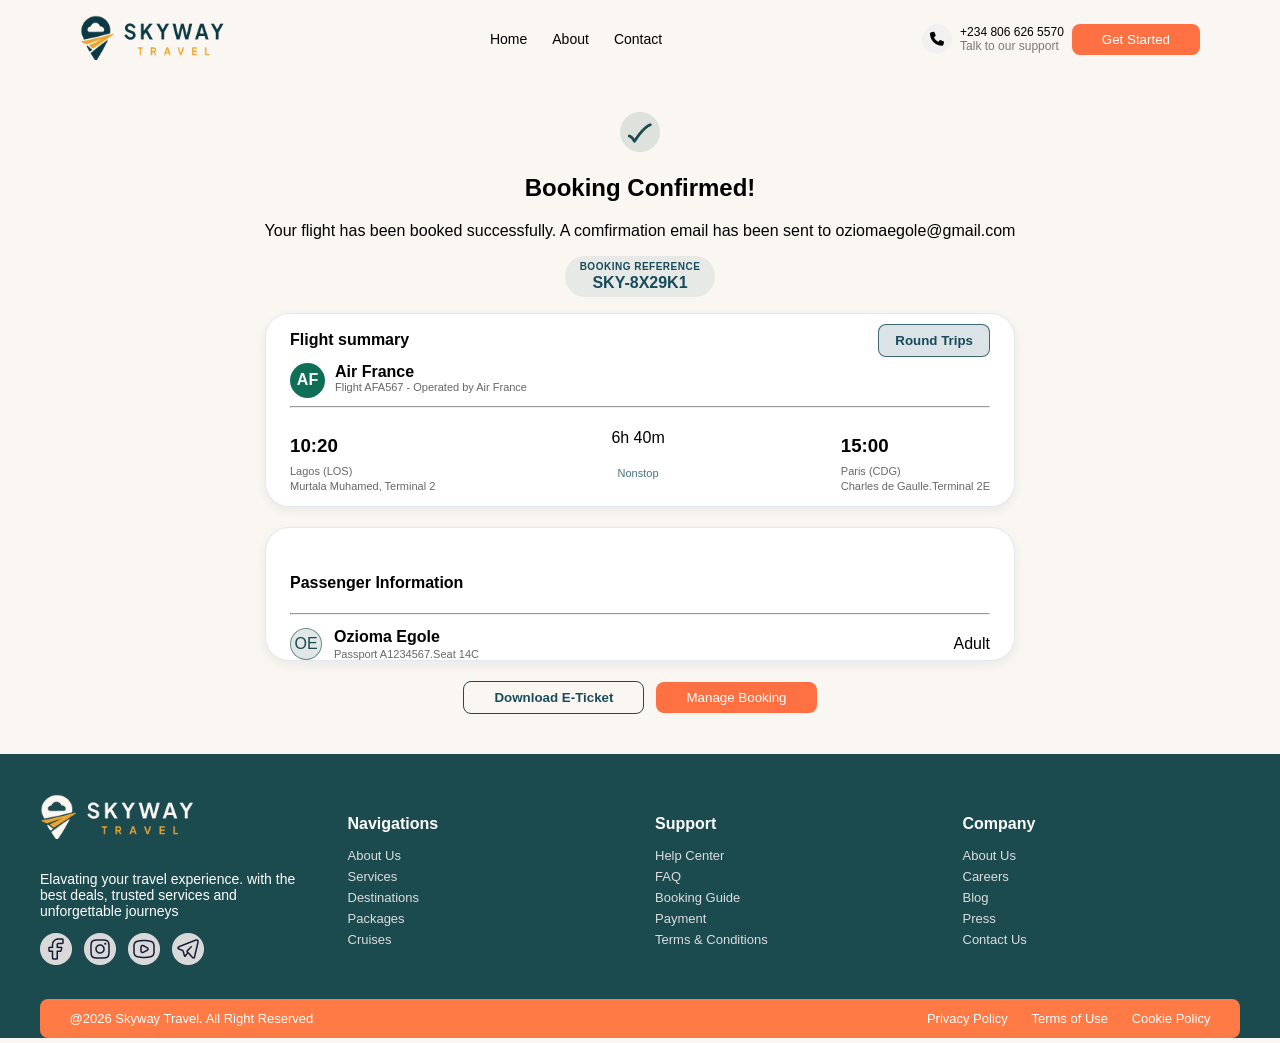
<file: index.html>
<!DOCTYPE html>
<html lang="en">
<head>
    <meta charset="UTF-8">
    <meta name="viewport" content="width=device-width, initial-scale=1.0">
    <title>Skyway Travel</title>
    <link rel="stylesheet" href="index.css">
    <link rel="stylesheet" href="https://cdnjs.cloudflare.com/ajax/libs/font-awesome/6.5.0/css/all.min.css"> 
</head>
<body>
    <div class="page-wrapper">

    <!--Navbar-->

    <header class="navbar">
        <div class="nav-left">
            <img src="image 12.png" class="image" alt="">
        </div>

        <button class="hamburger">☰</button>

        <nav class="nav-center">
            <a href="#">Home</a>
            <a href="#">About</a>
            <a href="#">Contact</a>
        </nav>

        <div class="nav-right">
         <div class="support">
          <i class="fa-solid fa-phone"></i>
            <span class="phone">+234 806 626 5570 <br><small>Talk to our support</small></span>
            <button class="btn-orange">Get Started</button>
         </div>
        </div>
    </header>

    <!-- main -->

    <div class="container confirmation">
        <div class="success">
            <div class="check"><img src="Frame 118.png" alt=""></div><br>
            <h2>Booking Confirmed!</h2>
            <p>Your flight has been booked successfully. A comfirmation email has been sent to oziomaegole@gmail.com</p>
            <div class="ref">
                <p class="ref-1">BOOKING REFERENCE</p>
                <p class="ref-2">SKY-8X29K1</p> 
            </div>
        </div>

        <div class="summary-card">
            <div class="summary">
            <h4>Flight summary</h4>
            <button class="btn-outline">Round Trips</button>
            </div>
            <div class="airline-info">
                <div class="logo-af">AF</div>
                <div><b>Air France</b><br><small>Flight AFA567 - Operated by Air France</small></div>
            </div><hr>
            <div class="flight-details">
                <div class="remove"><h3>10:20</h3><p>Lagos (LOS)</p><br><small>Murtala Muhamed, Terminal 2</small></div>
                <div class="duration">6h 40m <br><hr><small>Nonstop</small></div>
                <div class="remove"><h3>15:00</h3><p>Paris (CDG)</p><br><small>Charles de Gaulle.Terminal 2E</small></div>
            </div>
        </div>

        <div class="summary-card">
            <h4>Passenger Information</h4><hr>
            <div class="passenger">
            <div class="passenger-row">
                <div class="avatar">OE</div>
                <div><b>Ozioma Egole</b><br><small>Passport A1234567.Seat 14C</small></div>
            </div>
             <span class="adult">Adult</span>
             </div>
        </div>

        <div class="actions">
            <button class="btn-outline-1">Download E-Ticket</button>
            <button class="btn-orange">Manage Booking</button>
        </div>
    </div>

    <!--Footer-->

    <footer class="footer">
        <div class="footer-top">

            <!-- Column 1: Logo + About -->
             <div class="footer-col about">
                <div class="footer-logo">
                    <img src="Frame 12.png" alt="Skyway">
                </div>
                <p>Elavating your travel experience. with the best deals, trusted services and unforgettable journeys</p>
                <div class="socials">
                    <a href="#"><img src="Frame 95.png" alt=""></a>
                    <a href="#"><img src="Frame 96.png" alt=""></a>
                    <a href="#"><img src="Frame 97.png" alt=""></a>
                    <a href="#"><img src="Frame 98.png" alt=""></a>
                </div>
             </div>

             <!-- Column 2: Navigations -->
              <div class="footer-col">
                <h4>Navigations</h4>
                <a href="#">About Us</a>
                <a href="#">Services</a>
                <a href="#">Destinations</a>
                <a href="#">Packages</a>
                <a href="#">Cruises</a>
              </div>

              <!-- Column 3: Support--> 
               <div class="footer-col">
                <h4>Support</h4>
                <a href="#">Help Center</a>
                <a href="#">FAQ</a>
                <a href="#">Booking Guide</a>
                <a href="#">Payment</a>
                <a href="#">Terms & Conditions</a>
               </div>

               <!-- Column 4: Company -->
                <div class="footer-col">
                    <h4>Company</h4>
                    <a href="#">About Us</a>
                    <a href="#">Careers</a>
                    <a href="#">Blog</a>
                    <a href="#">Press</a>
                    <a href="#">Contact Us</a>
                </div>
            
        </div>

        <!-- Bottom Orange bar -->

        <div class="footer-bottom">
            <p>@2026 Skyway Travel. All Right Reserved</p>
            <div class="footer-links">
                <a href="#">Privacy Policy</a>
                <a href="#">Terms of Use</a>
                <a href="#">Cookie Policy</a>
            </div>
        </div>
    </footer>
    </div>
</body>
</html>
</file>
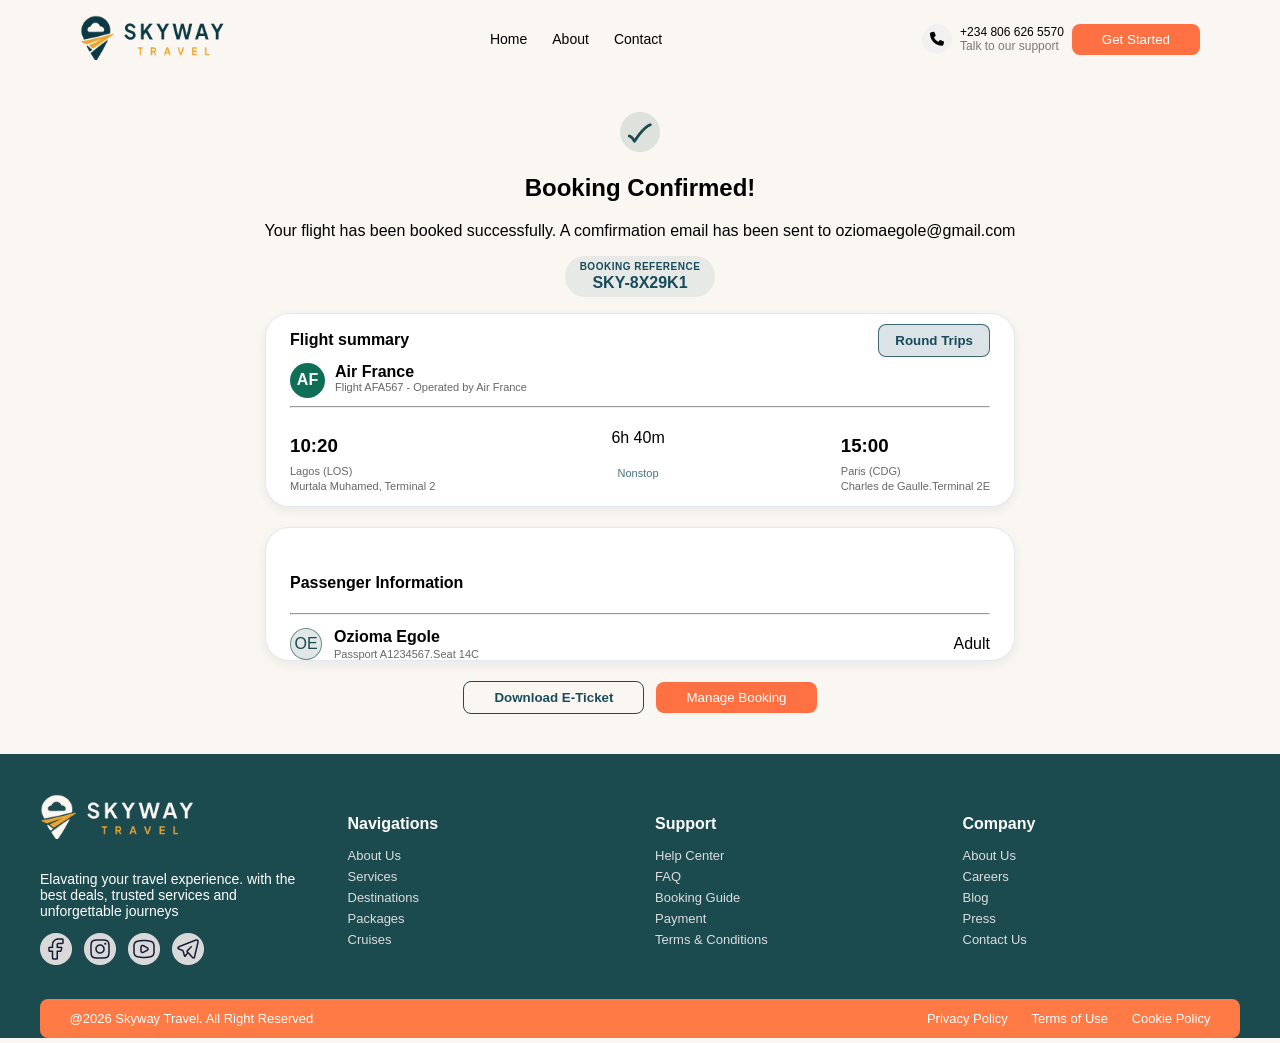
<file: comfirmation.html>
<!DOCTYPE html>
<html lang="en">
<head>
    <meta charset="UTF-8">
    <meta name="viewport" content="width=device-width, initial-scale=1.0">
    <title>Skyway Travel</title>
    <link rel="stylesheet" href="comfimation.css">
    <link rel="stylesheet" href="https://cdnjs.cloudflare.com/ajax/libs/font-awesome/6.5.0/css/all.min.css"> 
</head>
<body>
    <div class="page-wrapper">

    <!--Navbar-->

    <header class="navbar">
        <div class="nav-left">
            <img src="image 12.png" class="image" alt="">
        </div>

        <button class="hamburger">☰</button>

        <nav class="nav-center">
            <a href="#">Home</a>
            <a href="#">About</a>
            <a href="#">Contact</a>
        </nav>

        <div class="nav-right">
         <div class="support">
          <i class="fa-solid fa-phone"></i>
            <span class="phone">+234 806 626 5570 <br><small>Talk to our support</small></span>
            <button class="btn-orange">Get Started</button>
         </div>
        </div>
    </header>

    <!-- main -->

    <div class="container confirmation">
        <div class="success">
            <div class="check"><img src="Frame 118.png" alt=""></div><br>
            <h2>Booking Confirmed!</h2>
            <p>Your flight has been booked successfully. A comfirmation email has been sent to oziomaegole@gmail.com</p>
            <div class="ref">
                <p class="ref-1">BOOKING REFERENCE</p>
                <p class="ref-2">SKY-8X29K1</p> 
            </div>
        </div>

        <div class="summary-card">
            <div class="summary">
            <h4>Flight summary</h4>
            <button class="btn-outline">Round Trips</button>
            </div>
            <div class="airline-info">
                <div class="logo-af">AF</div>
                <div><b>Air France</b><br><small>Flight AFA567 - Operated by Air France</small></div>
            </div><hr>
            <div class="flight-details">
                <div class="remove"><h3>10:20</h3><p>Lagos (LOS)</p><br><small>Murtala Muhamed, Terminal 2</small></div>
                <div class="duration">6h 40m <br><hr><small>Nonstop</small></div>
                <div class="remove"><h3>15:00</h3><p>Paris (CDG)</p><br><small>Charles de Gaulle.Terminal 2E</small></div>
            </div>
        </div>

        <div class="summary-card">
            <h4>Passenger Information</h4><hr>
            <div class="passenger">
            <div class="passenger-row">
                <div class="avatar">OE</div>
                <div><b>Ozioma Egole</b><br><small>Passport A1234567.Seat 14C</small></div>
            </div>
             <span class="adult">Adult</span>
             </div>
        </div>

        <div class="actions">
            <button class="btn-outline-1">Download E-Ticket</button>
            <button class="btn-orange">Manage Booking</button>
        </div>
    </div>

    <!--Footer-->

    <footer class="footer">
        <div class="footer-top">

            <!-- Column 1: Logo + About -->
             <div class="footer-col about">
                <div class="footer-logo">
                    <img src="Frame 12.png" alt="Skyway">
                </div>
                <p>Elavating your travel experience. with the best deals, trusted services and unforgettable journeys</p>
                <div class="socials">
                    <a href="#"><img src="Frame 95.png" alt=""></a>
                    <a href="#"><img src="Frame 96.png" alt=""></a>
                    <a href="#"><img src="Frame 97.png" alt=""></a>
                    <a href="#"><img src="Frame 98.png" alt=""></a>
                </div>
             </div>

             <!-- Column 2: Navigations -->
              <div class="footer-col">
                <h4>Navigations</h4>
                <a href="#">About Us</a>
                <a href="#">Services</a>
                <a href="#">Destinations</a>
                <a href="#">Packages</a>
                <a href="#">Cruises</a>
              </div>

              <!-- Column 3: Support--> 
               <div class="footer-col">
                <h4>Support</h4>
                <a href="#">Help Center</a>
                <a href="#">FAQ</a>
                <a href="#">Booking Guide</a>
                <a href="#">Payment</a>
                <a href="#">Terms & Conditions</a>
               </div>

               <!-- Column 4: Company -->
                <div class="footer-col">
                    <h4>Company</h4>
                    <a href="#">About Us</a>
                    <a href="#">Careers</a>
                    <a href="#">Blog</a>
                    <a href="#">Press</a>
                    <a href="#">Contact Us</a>
                </div>
            
        </div>

        <!-- Bottom Orange bar -->

        <div class="footer-bottom">
            <p>@2026 Skyway Travel. All Right Reserved</p>
            <div class="footer-links">
                <a href="#">Privacy Policy</a>
                <a href="#">Terms of Use</a>
                <a href="#">Cookie Policy</a>
            </div>
        </div>
    </footer>
    </div>
</body>
</html>
</file>
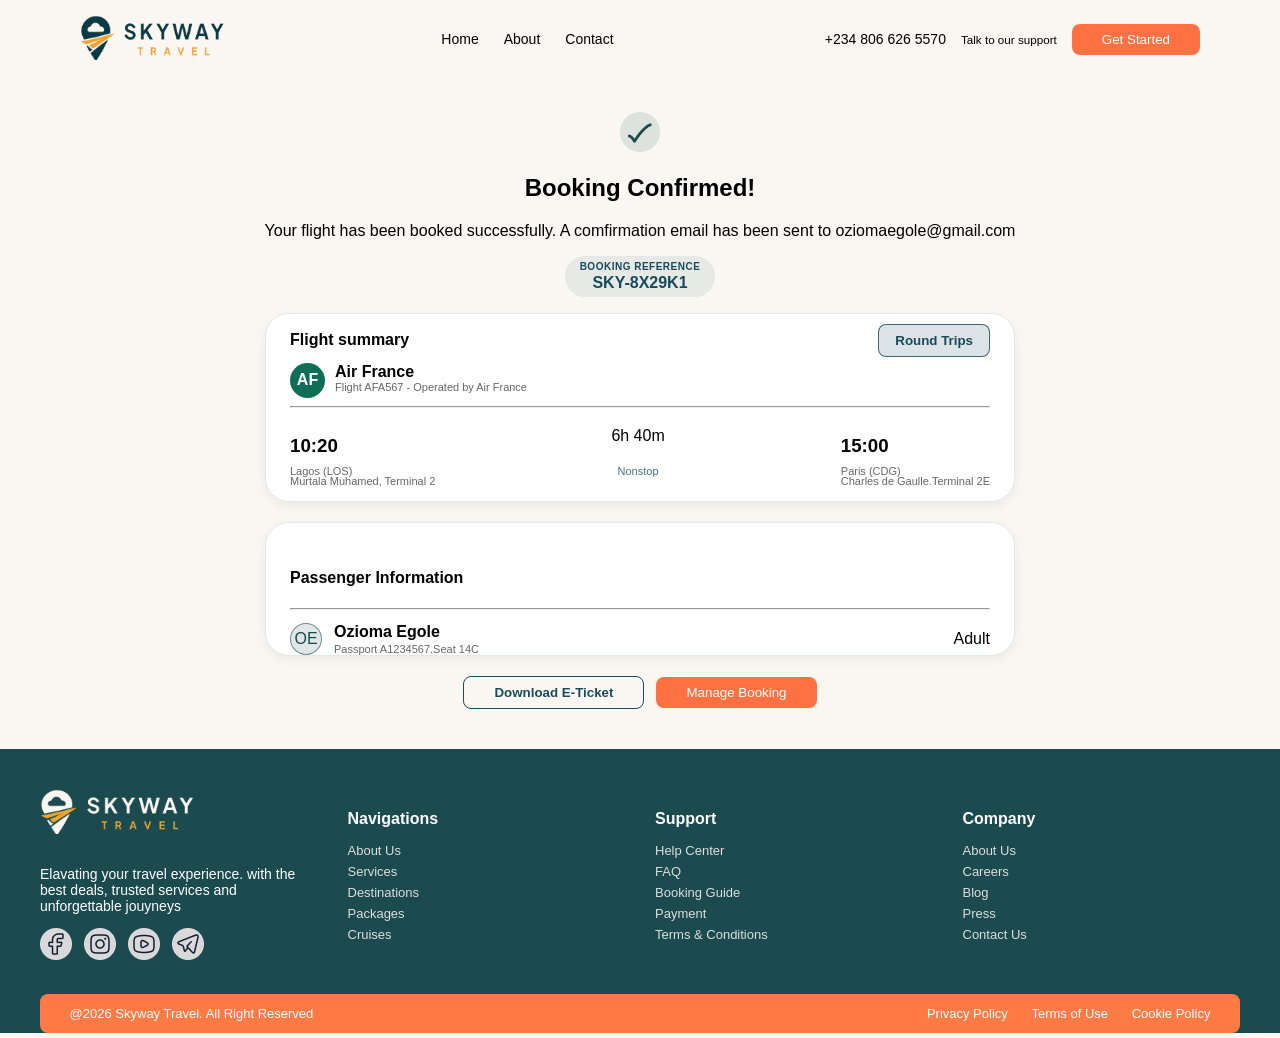
<file: confirmation.html>
<!DOCTYPE html>
<html lang="en">
<head>
    <meta charset="UTF-8">
    <meta name="viewport" content="width=device-width, initial-scale=1.0">
    <title>Skyway Travel</title>

    <link rel="stylesheet" href="https://fonts.googleleapis.com/icon?family=Material+Icons">

    <link rel="stylesheet" href="style.css">
</head>
<body>
    <div class="page-wrapper">

    <!--Navbar-->

    <header class="navbar">
        <div class="nav-left">
            <img src="image 12.png" class="image" alt="">
        </div>

        <nav class="nav-center">
            <a href="#">Home</a>
            <a href="#">About</a>
            <a href="#">Contact</a>
        </nav>

        <div class="nav-right">
            <p>+234 806 626 5570</p>
            <small>Talk to our support</small>
            <button class="btn-orange">Get Started</button>
        </div>

        <!-- <button class="btn-orange">Get Started</button> -->
    </header>

    <div class="container confirmation">
        <div class="success">
            <div class="check"><img src="Frame 118.png" alt=""></div><br>
            <h2>Booking Confirmed!</h2>
            <p>Your flight has been booked successfully. A comfirmation email has been sent to oziomaegole@gmail.com</p>
            <div class="ref">
                <p class="ref-1">BOOKING REFERENCE</p>
                <p class="ref-2">SKY-8X29K1</p>
            </div>
        </div>

            

        <div class="summary-card">
            <div class="summary">
            <h4>Flight summary</h4>
            <button class="btn-outline">Round Trips</button>
            </div>
            <div class="airline-info">
                <div class="logo-af">AF</div>
                <div><b>Air France</b><br><small>Flight AFA567 - Operated by Air France</small></div>
            </div><hr>
            <div class="flight-details">
                <div><h3>10:20</h3><small>Lagos (LOS)</small><br><small>Murtala Muhamed, Terminal 2</small></div>
                <div class="duration">6h 40m <br><hr><small>Nonstop</small></div>
                <div><h3>15:00</h3><small>Paris (CDG)</small><br><small>Charles de Gaulle.Terminal 2E</small></div>
            </div>
        </div>

        <div class="summary-card">
            <h4>Passenger Information</h4><hr>
            <div class="passenger">
            <div class="passenger-row">
                <div class="avatar">OE</div>
                <div><b>Ozioma Egole</b><br><small>Passport A1234567.Seat 14C</small></div>
            </div>
             <span class="adult">Adult</span>
             </div>
        </div>

        <div class="actions">
            <button class="btn-outline-1">Download E-Ticket</button>
            <button class="btn-orange">Manage Booking</button>
        </div>
    </div>

    <!--Footer-->

    <footer class="footer">
        <div class="footer-top">

            <!-- Column 1: Logo + About -->
             <div class="footer-col about">
                <div class="footer-logo">
                    <img src="Frame 12.png" alt="Skyway">
                </div>
                <p>Elavating your travel experience. with the best deals, trusted services and unforgettable jouyneys</p>
                <div class="socials">
                    <a href="#"><img src="Frame 95.png" alt=""></a>
                    <a href="#"><img src="Frame 96.png" alt=""></a>
                    <a href="#"><img src="Frame 97.png" alt=""></a>
                    <a href="#"><img src="Frame 98.png" alt=""></a>
                </div>
             </div>

             <!-- Column 2: Navigations -->
              <div class="footer-col">
                <h4>Navigations</h4>
                <a href="#">About Us</a>
                <a href="#">Services</a>
                <a href="#">Destinations</a>
                <a href="#">Packages</a>
                <a href="#">Cruises</a>
              </div>

              <!-- Column 3: Support--> 
               <div class="footer-col">
                <h4>Support</h4>
                <a href="#">Help Center</a>
                <a href="#">FAQ</a>
                <a href="#">Booking Guide</a>
                <a href="#">Payment</a>
                <a href="#">Terms & Conditions</a>
               </div>

               <!-- Column 4: Company -->
                <div class="footer-col">
                    <h4>Company</h4>
                    <a href="#">About Us</a>
                    <a href="#">Careers</a>
                    <a href="#">Blog</a>
                    <a href="#">Press</a>
                    <a href="#">Contact Us</a>
                </div>

        </div>

        <!-- Bottom Orange bar -->

        <div class="footer-bottom">
            <p>@2026 Skyway Travel. All Right Reserved</p>
            <div class="footer-links">
                <a href="#">Privacy Policy</a>
                <a href="#">Terms of Use</a>
                <a href="#">Cookie Policy</a>
            </div>
        </div>
    </footer>
    </div>
</body>
</html>
</file>
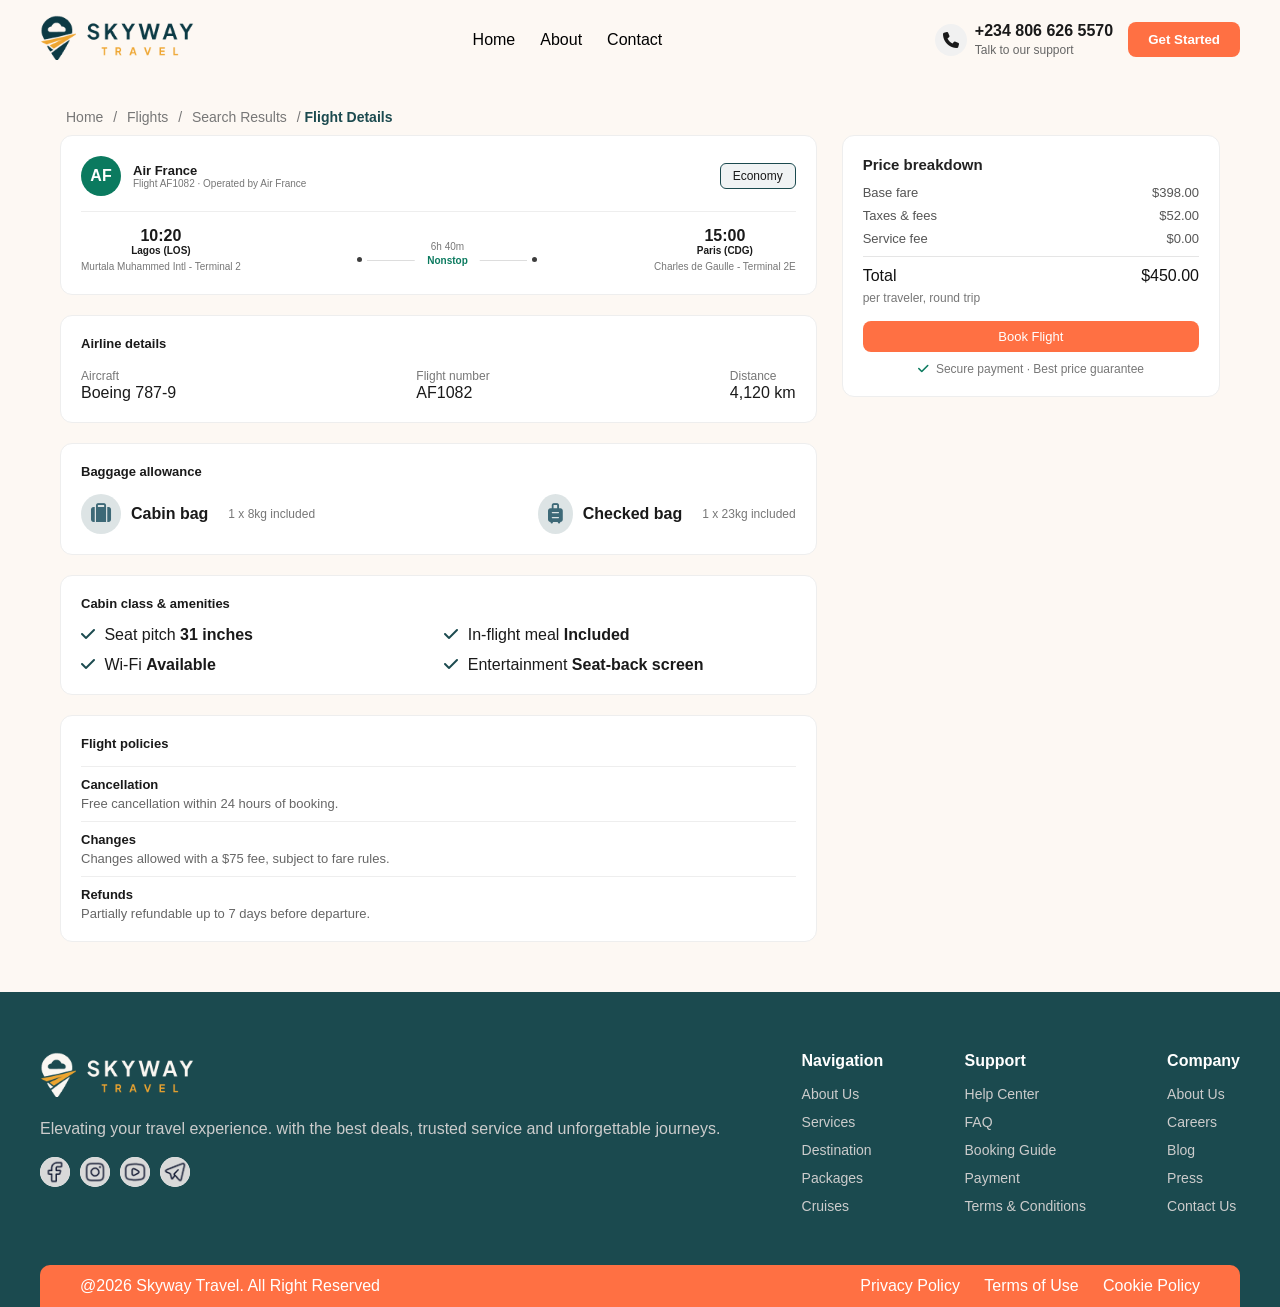
<file: flight-details.html>
<!DOCTYPE html>
<html lang="en">
<head>
  <meta charset="UTF-8">
  <meta name="viewport" content="width=device-width, initial-scale=1.0">
  <title>Flight Details - Skyway Travel</title>
  <link rel="stylesheet" href="flight-details.css">
  <link rel="stylesheet" href="https://cdnjs.cloudflare.com/ajax/libs/font-awesome/6.5.0/css/all.min.css">
</head>
<body>

  <!-- HEADER -->
  <header class="navbar">
    <div class="nav-left">
      <img src="image 12.png" alt="Skyway Travel" class="image">
    </div>
    <nav class="nav-center">
      <a href="#">Home</a>
      <a href="#">About</a>
      <a href="#">Contact</a>
    </nav>
    <div class="nav-right">
      <div class="support">
        <i class="fa-solid fa-phone"></i>
        <div>
          <p class="phone">+234 806 626 5570</p>
          <span>Talk to our support</span>
        </div>
      </div>
      <button class="btn-orange">Get Started</button>
    </div>
    <button class="hamburger">☰</button>
  </header>

  <!-- MAIN CONTENT -->
  <main class="container">
    <div class="breadcrumb">
      <a href="#">Home</a> / <a href="#">Flights</a> / <a href="#">Search Results</a> / <span>Flight Details</span>
    </div>

    <div class="flight-page">
      <div class="flight-left">
        <!-- Flight Card -->
        <div class="card">
          <div class="card-header">
            <div class="airline">
              <div class="airline-logo">AF</div>
              <div>
                <h3>Air France</h3>
                <p>Flight AF1082 · Operated by Air France</p>
              </div>
            </div>
            <span class="tag">Economy</span>
          </div>
          <div class="flight-route">
            <div>
              <h2>10:20</h2>
              <p>Lagos (LOS)</p>
              <span class="remove"><small>Murtala Muhammed Intl - Terminal 2</small></span>
            </div>
            <div class="flight-duration">
              <span>6h 40m</span>
              <div class="line"><span>Nonstop</span></div>
            </div>
            <div>
              <h2>15:00</h2>
              <p>Paris (CDG)</p>
              <span class="remove"><small>Charles de Gaulle - Terminal 2E</small></span>
            </div>
          </div>
        </div>

        <!-- Airline Details -->
        <div class="card">
          <h4>Airline details</h4>
          <div class="details-grid">
            <div><label>Aircraft</label><p>Boeing 787-9</p></div>
            <div><label>Flight number</label><p>AF1082</p></div>
            <div><label>Distance</label><p>4,120 km</p></div>
          </div>
        </div>

        <!-- Baggage -->
        <div class="card">
          <h4>Baggage allowance</h4>
          <div class="baggage">
            <div><i class="fa-solid fa-suitcase"></i><div><b>Cabin bag</b><br><span>1 x 8kg included</span></div></div>
            <div><i class="fa-solid fa-suitcase-rolling"></i><div><b>Checked bag</b><br><span>1 x 23kg included</span></div></div>
          </div>
        </div>

        <!-- Amenities -->
        <div class="card">
          <h4>Cabin class & amenities</h4>
          <div class="amenities">
            <p><i class="fa-solid fa-check"></i> Seat pitch <b>31 inches</b></p>
            <p><i class="fa-solid fa-check"></i> In-flight meal <b>Included</b></p>
            <p><i class="fa-solid fa-check"></i> Wi-Fi <b>Available</b></p>
            <p><i class="fa-solid fa-check"></i> Entertainment <b>Seat-back screen</b></p>
          </div>
        </div>

        <!-- Policies -->
        <div class="card">
          <h4>Flight policies</h4>
          <div class="policy"><b>Cancellation</b><p>Free cancellation within 24 hours of booking.</p></div>
          <div class="policy"><b>Changes</b><p>Changes allowed with a $75 fee, subject to fare rules.</p></div>
          <div class="policy"><b>Refunds</b><p>Partially refundable up to 7 days before departure.</p></div>
        </div>
      </div>

      <!-- Price Sidebar -->
      <div class="flight-right">
        <div class="card price-card">
          <h4>Price breakdown</h4>
          <div class="price-row"><span>Base fare</span><span>$398.00</span></div>
          <div class="price-row"><span>Taxes & fees</span><span>$52.00</span></div>
          <div class="price-row"><span>Service fee</span><span>$0.00</span></div>
          <hr>
          <div class="price-total"><span>Total</span><span>$450.00</span></div>
          <small>per traveler, round trip</small>
          <button class="btn-book">Book Flight</button>
          <p class="secure"><i class="fa-solid fa-check"></i> Secure payment · Best price guarantee</p>
        </div>
      </div>
    </div>
  </main>

  <!-- FOOTER -->
  <footer class="footer">
    <div class="footer-container">
      <div class="footer-col footer-brand">
        <img src="Frame 12.png" alt="Skyway Travel">
        <p>Elevating your travel experience. with the best deals, trusted service and unforgettable journeys.</p>
        <div class="social-icons">
          <a href="#"><img src="Frame 95.png" alt=""></a>
          <a href="#"><img src="Frame 96.png" alt=""></a>
          <a href="#"><img src="Frame 97.png" alt=""></a>
          <a href="#"><img src="Frame 98.png" alt=""></a>
        </div> 
      </div>
      <div class="footer-col">
        <h4>Navigation</h4>
        <ul><li><a href="#">About Us</a></li><li><a href="#">Services</a></li><li><a href="#">Destination</a></li><li><a href="#">Packages</a></li><li><a href="#">Cruises</a></li></ul>
      </div>
      <div class="footer-col">
        <h4>Support</h4>
        <ul><li><a href="#">Help Center</a></li><li><a href="#">FAQ</a></li><li><a href="#">Booking Guide</a></li><li><a href="#">Payment</a></li><li><a href="#">Terms & Conditions</a></li></ul>
      </div>
      <div class="footer-col">
        <h4>Company</h4>
        <ul><li><a href="#">About Us</a></li><li><a href="#">Careers</a></li><li><a href="#">Blog</a></li><li><a href="#">Press</a></li><li><a href="#">Contact Us</a></li></ul>
      </div>
    </div>
    <div class="footer-bottom">
      <p>@2026 Skyway Travel. All Right Reserved</p>
      <div class="footer-links">
        <a href="#">Privacy Policy</a>
        <a href="#">Terms of Use</a>
        <a href="#">Cookie Policy</a>
      </div>
    </div>
  </footer>

</body>
</html>
</file>
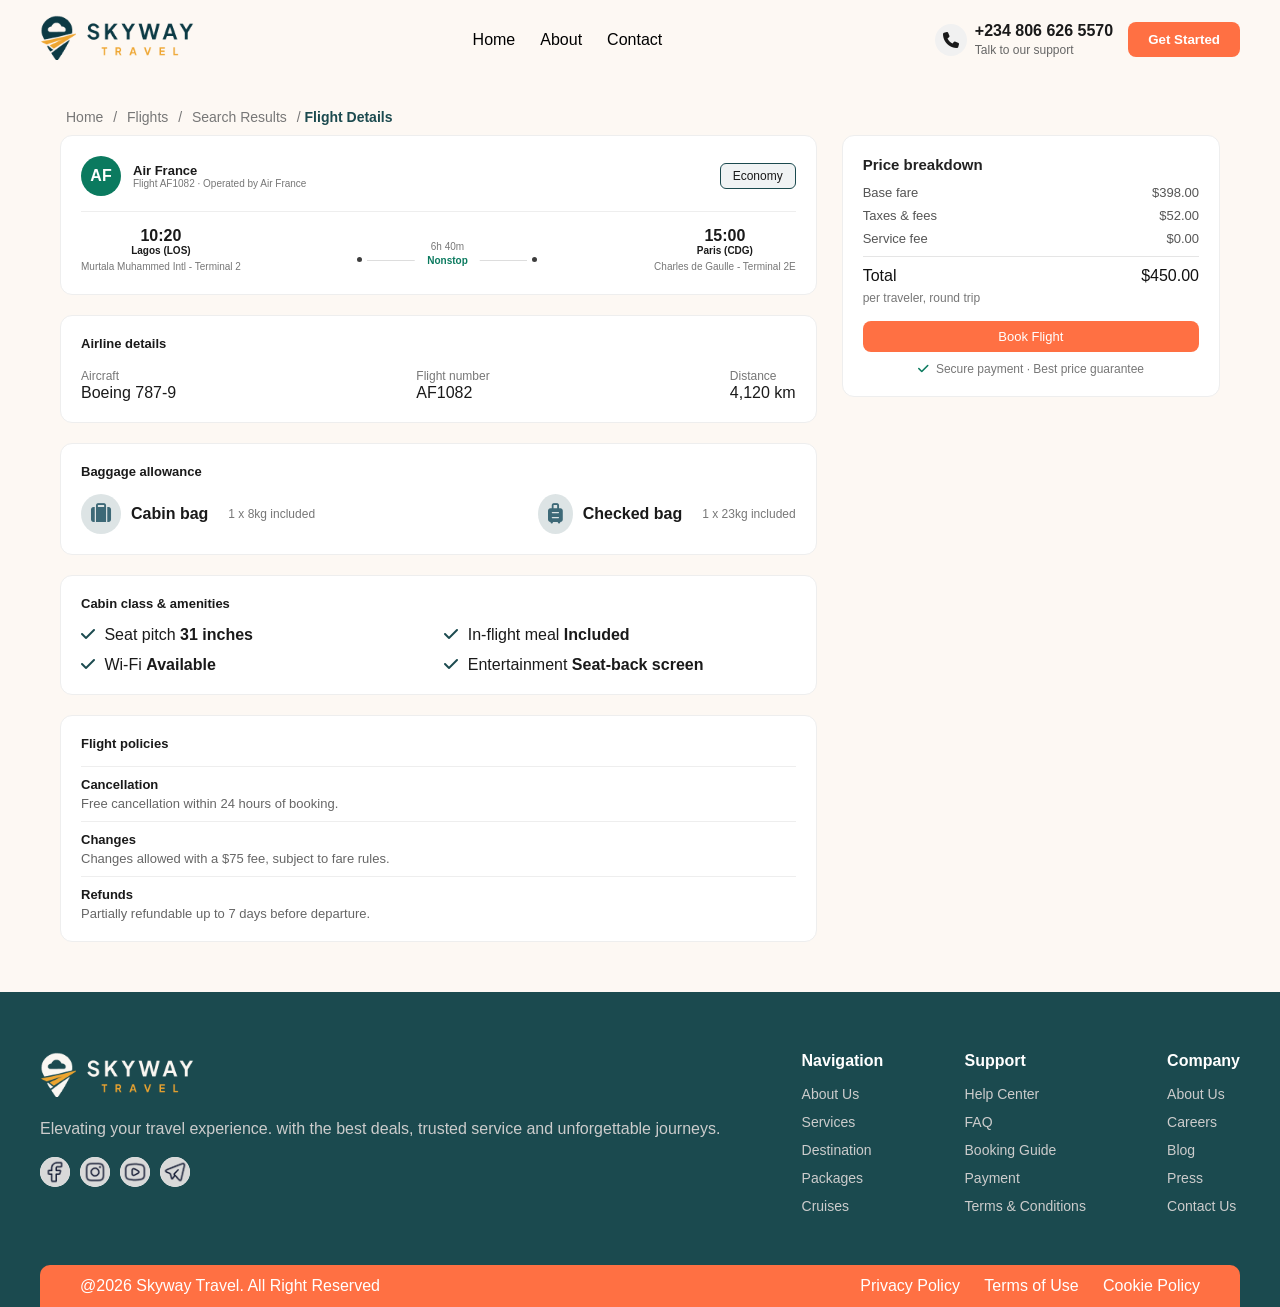
<file: flightdetails.html>
<!DOCTYPE html>
<html lang="en">
<head>
  <meta charset="UTF-8">
  <meta name="viewport" content="width=device-width, initial-scale=1.0">
  <title>Flight Details - Skyway Travel</title>
  <link rel="stylesheet" href="flightdetails.css">
  <link rel="stylesheet" href="https://cdnjs.cloudflare.com/ajax/libs/font-awesome/6.5.0/css/all.min.css">
</head>
<body>

  <!-- HEADER -->
  <header class="navbar">
    <div class="nav-left">
      <img src="image 12.png" alt="Skyway Travel" class="image">
    </div>
    <nav class="nav-center">
      <a href="#">Home</a>
      <a href="#">About</a>
      <a href="#">Contact</a>
    </nav>
    <div class="nav-right">
      <div class="support">
        <i class="fa-solid fa-phone"></i>
        <div>
          <p class="phone">+234 806 626 5570</p>
          <span>Talk to our support</span>
        </div>
      </div>
      <button class="btn-orange">Get Started</button>
    </div>
    <button class="hamburger">☰</button>
  </header>

  <!-- MAIN CONTENT -->
  <main class="container">
    <div class="breadcrumb">
      <a href="#">Home</a> / <a href="#">Flights</a> / <a href="#">Search Results</a> / <span>Flight Details</span>
    </div>

    <div class="flight-page">
      <div class="flight-left">
        <!-- Flight Card -->
        <div class="card">
          <div class="card-header">
            <div class="airline">
              <div class="airline-logo">AF</div>
              <div>
                <h3>Air France</h3>
                <p>Flight AF1082 · Operated by Air France</p>
              </div>
            </div>
            <span class="tag">Economy</span>
          </div>
          <div class="flight-route">
            <div>
              <h2>10:20</h2>
              <p>Lagos (LOS)</p>
              <span class="remove"><small>Murtala Muhammed Intl - Terminal 2</small></span>
            </div>
            <div class="flight-duration">
              <span>6h 40m</span>
              <div class="line"><span>Nonstop</span></div>
            </div>
            <div>
              <h2>15:00</h2>
              <p>Paris (CDG)</p>
              <span class="remove"><small>Charles de Gaulle - Terminal 2E</small></span>
            </div>
          </div>
        </div>

        <!-- Airline Details -->
        <div class="card">
          <h4>Airline details</h4>
          <div class="details-grid">
            <div><label>Aircraft</label><p>Boeing 787-9</p></div>
            <div><label>Flight number</label><p>AF1082</p></div>
            <div><label>Distance</label><p>4,120 km</p></div>
          </div>
        </div>

        <!-- Baggage -->
        <div class="card">
          <h4>Baggage allowance</h4>
          <div class="baggage">
            <div><i class="fa-solid fa-suitcase"></i><div><b>Cabin bag</b><br><span>1 x 8kg included</span></div></div>
            <div><i class="fa-solid fa-suitcase-rolling"></i><div><b>Checked bag</b><br><span>1 x 23kg included</span></div></div>
          </div>
        </div>

        <!-- Amenities -->
        <div class="card">
          <h4>Cabin class & amenities</h4>
          <div class="amenities">
            <p><i class="fa-solid fa-check"></i> Seat pitch <b>31 inches</b></p>
            <p><i class="fa-solid fa-check"></i> In-flight meal <b>Included</b></p>
            <p><i class="fa-solid fa-check"></i> Wi-Fi <b>Available</b></p>
            <p><i class="fa-solid fa-check"></i> Entertainment <b>Seat-back screen</b></p>
          </div>
        </div>

        <!-- Policies -->
        <div class="card">
          <h4>Flight policies</h4>
          <div class="policy"><b>Cancellation</b><p>Free cancellation within 24 hours of booking.</p></div>
          <div class="policy"><b>Changes</b><p>Changes allowed with a $75 fee, subject to fare rules.</p></div>
          <div class="policy"><b>Refunds</b><p>Partially refundable up to 7 days before departure.</p></div>
        </div>
      </div>

      <!-- Price Sidebar -->
      <div class="flight-right">
        <div class="card price-card">
          <h4>Price breakdown</h4>
          <div class="price-row"><span>Base fare</span><span>$398.00</span></div>
          <div class="price-row"><span>Taxes & fees</span><span>$52.00</span></div>
          <div class="price-row"><span>Service fee</span><span>$0.00</span></div>
          <hr>
          <div class="price-total"><span>Total</span><span>$450.00</span></div>
          <small>per traveler, round trip</small>
          <button class="btn-book">Book Flight</button>
          <p class="secure"><i class="fa-solid fa-check"></i> Secure payment · Best price guarantee</p>
        </div>
      </div>
    </div>
  </main>

  <!-- FOOTER -->
  <footer class="footer">
    <div class="footer-container">
      <div class="footer-col footer-brand">
        <img src="Frame 12.png" alt="Skyway Travel">
        <p>Elevating your travel experience. with the best deals, trusted service and unforgettable journeys.</p>
        <div class="social-icons">
          <a href="#"><img src="Frame 95.png" alt=""></a>
          <a href="#"><img src="Frame 96.png" alt=""></a>
          <a href="#"><img src="Frame 97.png" alt=""></a>
          <a href="#"><img src="Frame 98.png" alt=""></a>
        </div> 
      </div>
      <div class="footer-col">
        <h4>Navigation</h4>
        <ul><li><a href="#">About Us</a></li><li><a href="#">Services</a></li><li><a href="#">Destination</a></li><li><a href="#">Packages</a></li><li><a href="#">Cruises</a></li></ul>
      </div>
      <div class="footer-col">
        <h4>Support</h4>
        <ul><li><a href="#">Help Center</a></li><li><a href="#">FAQ</a></li><li><a href="#">Booking Guide</a></li><li><a href="#">Payment</a></li><li><a href="#">Terms & Conditions</a></li></ul>
      </div>
      <div class="footer-col">
        <h4>Company</h4>
        <ul><li><a href="#">About Us</a></li><li><a href="#">Careers</a></li><li><a href="#">Blog</a></li><li><a href="#">Press</a></li><li><a href="#">Contact Us</a></li></ul>
      </div>
    </div>
    <div class="footer-bottom">
      <p>@2026 Skyway Travel. All Right Reserved</p>
      <div class="footer-links">
        <a href="#">Privacy Policy</a>
        <a href="#">Terms of Use</a>
        <a href="#">Cookie Policy</a>
      </div>
    </div>
  </footer>

</body>
</html>
</file>
<file: index.css>
body {
    font-family: Arial, sans-serif;
    font-weight: 400;
    margin: 0;
    background: #faf7f2
}

.navbar {
    display: flex;
    justify-content: space-between;
    align-items: center;
    gap: 80px;
    font-size: 14px;
    padding: 15px 80px;
    flex-wrap: wrap;
} 

.nav-left img {
    width: 150px;
    height: 45px;
    gap: 5px;
}

.nav-center {
    display: flex;
    gap: 25px;
}

.nav-center a {
    color: black;
    text-decoration: none;
    font-weight: 500;
}

.nav-right { display: flex; align-items: center; gap: 15px; }
.support { display: flex; align-items: center; gap: 8px; }
.support i { background: #f1f1f1; padding: 8px; border-radius: 50%; }
.support .phone { font-weight: 200; color: black; font-size: 12px; }
.support span small { font-size: 12px; color: #666666dd; }

.container {
    max-width: 900px;
    margin: 20px auto;
    padding: 20px;
}

.flight-card {
    background: white;
    border: 1px solid #ddd;
    border-radius: 12px;
    padding: 15px;
    margin-bottom: 15px;
}

.flight-details {
    display: flex;
    justify-content: space-between;
    align-items: center;
}

.flight-details p {
    display: block;
    font-size: 11px;
    color: #666;
    font-weight: 400;
    margin-top: -10px;
    margin-bottom: -5px;
}

.flight-details small {
    display: block;
    font-size: 11px;
    color: #666;
    font-weight: 400;
    margin-top: -10px;margin-bottom: -10px;
}

.duration {
    display: inline-block;
    text-align: center;
}

.duration small {
    margin-top: 5px;
    color: #003a4db9;
    
}

.duration hr {
   width: 200px;
   height: 1px;
   background: #ddd;
   border: none;
   margin: 10px auto;
   position: relative;
}

.logo {
    width: 40px;
    height: 40px;
    border-radius: 50%;
    color: white;
    display: grid;
    align-items: center;
    font-weight: bold;
}

.logo-af {
    width: 35px;
    height: 35px;
    background: #0f6e56;
    color: white;
    border-radius: 50%;
    display: grid;
    place-items: center;
    font-weight: bold;
}
.avatar {
    width: 30px;
    height: 30px;
    background: #1b4a4f21;
    color: #1b4a4f;
    border-radius: 50%;
    display: grid;
    place-items: center;
    border: 1px solid #1b4a4f94;
}

.airline-info {
    display: flex;
    gap: 10px;
    flex-wrap: wrap;
}

.airline-info small {
    display: block;
    font-size: 11px;
    color: #666;
    font-weight: 400;
}

.success {
   text-align: center; 
}

.check img {
    width: 40px;
    height: 40px;
    margin-top: -10px;
    margin-bottom: -20px;
}

.summary-card {
    background: white;
    border-radius: 24px;
    padding: 24px;
    margin: 0 auto 20px auto;
    max-width: 700px;
    box-shadow: 0 4px 12px rgba(0, 0, 0, 0.06);
    border: 1px solid #e2e8f0;
}

.summary {
    display: flex;
    justify-content: space-between;
    align-items: center;
    padding: 0 0 20px 0;
    height: 5px;
}

.summary h3 {
    margin: 0;
    font-size: 18px;
    font-weight: 600;
    color: #2c3e50;
}

.actions {
    display: flex;
    justify-content: center;
    align-items: center;
    gap: 12px;

}

.passenger {
    display: flex;
    flex-wrap: wrap;
    justify-content: space-between;
    align-items: center;
    padding-top: 12px;
    height: 1px;
}

.passenger-row {
    display: flex;
    align-items: center;
    gap: 12px;
    height: 5px;
}

.passenger-row small {
  display: block;
  font-size: 11px;
  color: #666;
  font-weight: 400;
  margin-top: 2px;
}

.footer-col a {
  display: block;
  color: #ddd;
  text-decoration: none;
  margin-bottom: 6px;
  font-size: 13px;
}

.footer-col a:hover {
    color: blue;
}

.socials a {
    display: inline-block;
    color: white;
    width: 30px;
    height: 30px;
    border-radius: 50%;
    text-align: center;
    line-height: 30px;
    margin-right: 10px;
    text-decoration: none;
}

.footer-bottom {
    background: #ff7043;
    display: flex;
    justify-content: space-between;
    align-items: center;
    padding: 0px 30px;
    width: 92%;
    max-width: 1200px;
    margin: 20px auto 5px auto;
    border-radius: 8px;
}

.footer-bottom a {
    color: white;
    text-decoration: none;
    margin-left: 20px;
}

.btn-orange {
    background: #ff7043;
    color: white;
    border: none;
    padding: 8px 30px;
    border-radius: 8px;
}

.btn-outline {
    border: 1px solid #003a4db9;
    padding: 8px 16px;
    border-radius: 8px;
    background: #003a4d24;
    color: #003a4de6;
    cursor: pointer;
    font-weight: 550;
}

.btn-outline-1 {
    border: 1.5px solid #003a4de6;
    padding: 8px 30px;
    border-radius: 8px;
    background: rgba(128, 128, 128, 0);
    color: #003a4de6;
    cursor: pointer;
    font-weight: 550;
}

.ref {
   background: #003a4d13;
   border: 1.5px;
   border-radius: 20px;
   padding: 5px 15px;
   text-align: center;
   width: fit-content;
   margin: 16px auto;
}

.ref-1 {
    font-size: 10px;
    font-weight: 600;
    color: #003a4de6;
    margin: 0;
    letter-spacing: 0.5px;
    text-transform: uppercase;
}

.ref-2 {
    font-size: 16px;
    font-weight: 700;
    color: #003a4de6;
    margin: 2px 0 0 0;
}

.duration hr {
   width: 180px;
   height: 0px;
   background: #ddd;
   border: none;
   margin: 10px auto;
   position: relative;
}

.footer {
  background: #1b4a4f; /* that dark teal */
  color: #fff;
  padding: 40px 20px 0;
  font-size: 14px;
}

.footer-top {
  display: grid;
  grid-template-columns: repeat(auto-fit, minmax(200px, 1fr));
  gap: 30px;
  max-width: 1200px;
  margin: auto;
}

.footer-logo img {
  width: 160px;
  margin-bottom: 15px;
}

.footer-brand p {
  line-height: 1.6;
  margin-bottom: 15px;
  color: #ccc;
}

.social-icons a {
  display: inline-block;
  width: 35px;
  height: 35px;
  background: #fff;
  color: #0B3D3E;
  border-radius: 50%;
  text-align: center;
  line-height: 35px;
  margin-right: 8px;
}

.footer-col h4 {
  font-size: 16px;
  margin-bottom: 15px;
  font-weight: 600;
}

.footer-bottom {
  background: #FF7A45; 
  color: #fff;
  display: flex;
  justify-content: space-between;
  align-items: center;
  padding: 12px 30px;
  margin-top: 30px;
  flex-wrap: wrap;
  font-size: 13px;
}

.footer-bottom p {
  margin: 0;
}

.footer-bottom .footer-links a {
  color: #fff;
  text-decoration: none;
  margin-left: 20px;
}

.footer-bottom .footer-links a:hover {
  text-decoration: none;
  color: blue;
}

@media (max-width: 768px) {
  header.navbar {
    display: flex !important;
    justify-content: space-between !important;
    align-items: center !important;
    padding: 12px 16px !important;
  }

  header.navbar .nav-left .image {
    max-width: 120px !important;
    height: auto !important;
  }

  /* HIDE THESE ON MOBILE */
  header.navbar .nav-center,
  header.navbar .nav-right {
    display: none !important;
  }

  /* SHOW HAMBURGER */
  header.navbar .hamburger {
    display: block !important;
    font-size: 26px !important;
    background: none !important;
    border: none !important;
    cursor: pointer !important;
  }
}

@media (max-width: 768px) {
  .footer-bottom {
    flex-direction: column;
    gap: 8px;
    text-align: center;
  }

  .remove small {
    display: none;
  }
}

/* HIDE HAMBURGER ON DESKTOP */
@media (min-width: 769px) {
  header.navbar .hamburger {
    display: none !important;
  }
}



/* Mobile */
@media (max-width: 768px) {
  .footer-bottom {
    flex-direction: column;
    gap: 8px;
    text-align: center;
    padding: 15px 20px;
  }
  .footer-bottom .footer-links a {
    margin: 0 8px;
  }

  .remove small {
    display: none;
  }

  .actions {
    display: flex;
    flex-direction: column;
    gap: 10px;
    margin-top: 16px;
  }
}
</file>
<file: comfimation.css>
body {
    font-family: Arial, sans-serif;
    font-weight: 400;
    margin: 0;
    background: #faf7f2
}

.navbar {
    display: flex;
    justify-content: space-between;
    align-items: center;
    gap: 80px;
    font-size: 14px;
    padding: 15px 80px;
    flex-wrap: wrap;
} 

.nav-left img {
    width: 150px;
    height: 45px;
    gap: 5px;
}

.nav-center {
    display: flex;
    gap: 25px;
}

.nav-center a {
    color: black;
    text-decoration: none;
    font-weight: 500;
}

.nav-right { display: flex; align-items: center; gap: 15px; }
.support { display: flex; align-items: center; gap: 8px; }
.support i { background: #f1f1f1; padding: 8px; border-radius: 50%; }
.support .phone { font-weight: 200; color: black; font-size: 12px; }
.support span small { font-size: 12px; color: #666666dd; }

.container {
    max-width: 900px;
    margin: 20px auto;
    padding: 20px;
}

.flight-card {
    background: white;
    border: 1px solid #ddd;
    border-radius: 12px;
    padding: 15px;
    margin-bottom: 15px;
}

.flight-details {
    display: flex;
    justify-content: space-between;
    align-items: center;
}

.flight-details p {
    display: block;
    font-size: 11px;
    color: #666;
    font-weight: 400;
    margin-top: -10px;
    margin-bottom: -5px;
}

.flight-details small {
    display: block;
    font-size: 11px;
    color: #666;
    font-weight: 400;
    margin-top: -10px;margin-bottom: -10px;
}

.duration {
    display: inline-block;
    text-align: center;
}

.duration small {
    margin-top: 5px;
    color: #003a4db9;
    
}

.duration hr {
   width: 200px;
   height: 1px;
   background: #ddd;
   border: none;
   margin: 10px auto;
   position: relative;
}

.logo {
    width: 40px;
    height: 40px;
    border-radius: 50%;
    color: white;
    display: grid;
    align-items: center;
    font-weight: bold;
}

.logo-af {
    width: 35px;
    height: 35px;
    background: #0f6e56;
    color: white;
    border-radius: 50%;
    display: grid;
    place-items: center;
    font-weight: bold;
}
.avatar {
    width: 30px;
    height: 30px;
    background: #1b4a4f21;
    color: #1b4a4f;
    border-radius: 50%;
    display: grid;
    place-items: center;
    border: 1px solid #1b4a4f94;
}

.airline-info {
    display: flex;
    gap: 10px;
    flex-wrap: wrap;
}

.airline-info small {
    display: block;
    font-size: 11px;
    color: #666;
    font-weight: 400;
}

.success {
   text-align: center; 
}

.check img {
    width: 40px;
    height: 40px;
    margin-top: -10px;
    margin-bottom: -20px;
}

.summary-card {
    background: white;
    border-radius: 24px;
    padding: 24px;
    margin: 0 auto 20px auto;
    max-width: 700px;
    box-shadow: 0 4px 12px rgba(0, 0, 0, 0.06);
    border: 1px solid #e2e8f0;
}

.summary {
    display: flex;
    justify-content: space-between;
    align-items: center;
    padding: 0 0 20px 0;
    height: 5px;
}

.summary h3 {
    margin: 0;
    font-size: 18px;
    font-weight: 600;
    color: #2c3e50;
}

.actions {
    display: flex;
    justify-content: center;
    align-items: center;
    gap: 12px;

}

.passenger {
    display: flex;
    flex-wrap: wrap;
    justify-content: space-between;
    align-items: center;
    padding-top: 12px;
    height: 1px;
}

.passenger-row {
    display: flex;
    align-items: center;
    gap: 12px;
    height: 5px;
}

.passenger-row small {
  display: block;
  font-size: 11px;
  color: #666;
  font-weight: 400;
  margin-top: 2px;
}

.footer-col a {
  display: block;
  color: #ddd;
  text-decoration: none;
  margin-bottom: 6px;
  font-size: 13px;
}

.footer-col a:hover {
    color: blue;
}

.socials a {
    display: inline-block;
    color: white;
    width: 30px;
    height: 30px;
    border-radius: 50%;
    text-align: center;
    line-height: 30px;
    margin-right: 10px;
    text-decoration: none;
}

.footer-bottom {
    background: #ff7043;
    display: flex;
    justify-content: space-between;
    align-items: center;
    padding: 0px 30px;
    width: 92%;
    max-width: 1200px;
    margin: 20px auto 5px auto;
    border-radius: 8px;
}

.footer-bottom a {
    color: white;
    text-decoration: none;
    margin-left: 20px;
}

.btn-orange {
    background: #ff7043;
    color: white;
    border: none;
    padding: 8px 30px;
    border-radius: 8px;
}

.btn-outline {
    border: 1px solid #003a4db9;
    padding: 8px 16px;
    border-radius: 8px;
    background: #003a4d24;
    color: #003a4de6;
    cursor: pointer;
    font-weight: 550;
}

.btn-outline-1 {
    border: 1.5px solid #003a4de6;
    padding: 8px 30px;
    border-radius: 8px;
    background: rgba(128, 128, 128, 0);
    color: #003a4de6;
    cursor: pointer;
    font-weight: 550;
}

.ref {
   background: #003a4d13;
   border: 1.5px;
   border-radius: 20px;
   padding: 5px 15px;
   text-align: center;
   width: fit-content;
   margin: 16px auto;
}

.ref-1 {
    font-size: 10px;
    font-weight: 600;
    color: #003a4de6;
    margin: 0;
    letter-spacing: 0.5px;
    text-transform: uppercase;
}

.ref-2 {
    font-size: 16px;
    font-weight: 700;
    color: #003a4de6;
    margin: 2px 0 0 0;
}

.duration hr {
   width: 180px;
   height: 0px;
   background: #ddd;
   border: none;
   margin: 10px auto;
   position: relative;
}

.footer {
  background: #1b4a4f; /* that dark teal */
  color: #fff;
  padding: 40px 20px 0;
  font-size: 14px;
}

.footer-top {
  display: grid;
  grid-template-columns: repeat(auto-fit, minmax(200px, 1fr));
  gap: 30px;
  max-width: 1200px;
  margin: auto;
}

.footer-logo img {
  width: 160px;
  margin-bottom: 15px;
}

.footer-brand p {
  line-height: 1.6;
  margin-bottom: 15px;
  color: #ccc;
}

.social-icons a {
  display: inline-block;
  width: 35px;
  height: 35px;
  background: #fff;
  color: #0B3D3E;
  border-radius: 50%;
  text-align: center;
  line-height: 35px;
  margin-right: 8px;
}

.footer-col h4 {
  font-size: 16px;
  margin-bottom: 15px;
  font-weight: 600;
}

.footer-bottom {
  background: #FF7A45; 
  color: #fff;
  display: flex;
  justify-content: space-between;
  align-items: center;
  padding: 12px 30px;
  margin-top: 30px;
  flex-wrap: wrap;
  font-size: 13px;
}

.footer-bottom p {
  margin: 0;
}

.footer-bottom .footer-links a {
  color: #fff;
  text-decoration: none;
  margin-left: 20px;
}

.footer-bottom .footer-links a:hover {
  text-decoration: none;
  color: blue;
}

@media (max-width: 768px) {
  header.navbar {
    display: flex !important;
    justify-content: space-between !important;
    align-items: center !important;
    padding: 12px 16px !important;
  }

  header.navbar .nav-left .image {
    max-width: 120px !important;
    height: auto !important;
  }

  /* HIDE THESE ON MOBILE */
  header.navbar .nav-center,
  header.navbar .nav-right {
    display: none !important;
  }

  /* SHOW HAMBURGER */
  header.navbar .hamburger {
    display: block !important;
    font-size: 26px !important;
    background: none !important;
    border: none !important;
    cursor: pointer !important;
  }
}

@media (max-width: 768px) {
  .footer-bottom {
    flex-direction: column;
    gap: 8px;
    text-align: center;
  }

  .remove small {
    display: none;
  }
}

/* HIDE HAMBURGER ON DESKTOP */
@media (min-width: 769px) {
  header.navbar .hamburger {
    display: none !important;
  }
}



/* Mobile */
@media (max-width: 768px) {
  .footer-bottom {
    flex-direction: column;
    gap: 8px;
    text-align: center;
    padding: 15px 20px;
  }
  .footer-bottom .footer-links a {
    margin: 0 8px;
  }
}
</file>
<file: style.css>
body {
    font-family: Arial, sans-serif;
    font-weight: 400;
    margin: 0;
    background: #faf7f2
}

.navbar {
    display: flex;
    justify-content: space-between;
    align-items: center;
    gap: 80px;
    font-size: 14px;
    padding: 15px 80px;
    flex-wrap: wrap;
} 

.nav-left img {
    width: 150px;
    height: 45px;
    gap: 5px;
}

.nav-center {
    display: flex;
    gap: 25px;
}

.nav-center a {
    color: black;
    text-decoration: none;
    font-weight: 500;
}

.nav-right { display: flex; align-items: center; gap: 15px; }
.support { display: flex; align-items: center; gap: 8px; }
.support i { background: #f1f1f1; padding: 8px; border-radius: 50%; }
.support .phone { font-weight: 200; color: black; font-size: 12px; }
.support span small { font-size: 12px; color: #666666dd; }

.container {
    max-width: 900px;
    margin: 20px auto;
    padding: 20px;
}

.flight-card {
    background: white;
    border: 1px solid #ddd;
    border-radius: 12px;
    padding: 15px;
    margin-bottom: 15px;
}

.flight-details {
    display: flex;
    justify-content: space-between;
    align-items: center;
}

.flight-details p {
    display: block;
    font-size: 11px;
    color: #666;
    font-weight: 400;
    margin-top: -10px;
    margin-bottom: -5px;
}

.flight-details small {
    display: block;
    font-size: 11px;
    color: #666;
    font-weight: 400;
    margin-top: -10px;margin-bottom: -10px;
}

.duration {
    display: inline-block;
    text-align: center;
}

.duration small {
    margin-top: 5px;
    color: #003a4db9;
    
}

.duration hr {
   width: 200px;
   height: 1px;
   background: #ddd;
   border: none;
   margin: 10px auto;
   position: relative;
}

.logo {
    width: 40px;
    height: 40px;
    border-radius: 50%;
    color: white;
    display: grid;
    align-items: center;
    font-weight: bold;
}

.logo-af {
    width: 35px;
    height: 35px;
    background: #0f6e56;
    color: white;
    border-radius: 50%;
    display: grid;
    place-items: center;
    font-weight: bold;
}
.avatar {
    width: 30px;
    height: 30px;
    background: #1b4a4f21;
    color: #1b4a4f;
    border-radius: 50%;
    display: grid;
    place-items: center;
    border: 1px solid #1b4a4f94;
}

.airline-info {
    display: flex;
    gap: 10px;
    flex-wrap: wrap;
}

.airline-info small {
    display: block;
    font-size: 11px;
    color: #666;
    font-weight: 400;
}

.success {
   text-align: center; 
}

.check img {
    width: 40px;
    height: 40px;
    margin-top: -10px;
    margin-bottom: -20px;
}

.summary-card {
    background: white;
    border-radius: 24px;
    padding: 24px;
    margin: 0 auto 20px auto;
    max-width: 700px;
    box-shadow: 0 4px 12px rgba(0, 0, 0, 0.06);
    border: 1px solid #e2e8f0;
}

.summary {
    display: flex;
    justify-content: space-between;
    align-items: center;
    padding: 0 0 20px 0;
    height: 5px;
}

.summary h3 {
    margin: 0;
    font-size: 18px;
    font-weight: 600;
    color: #2c3e50;
}

.actions {
    display: flex;
    justify-content: center;
    align-items: center;
    gap: 12px;

}

.passenger {
    display: flex;
    flex-wrap: wrap;
    justify-content: space-between;
    align-items: center;
    padding-top: 12px;
    height: 1px;
}

.passenger-row {
    display: flex;
    align-items: center;
    gap: 12px;
    height: 5px;
}

.passenger-row small {
  display: block;
  font-size: 11px;
  color: #666;
  font-weight: 400;
  margin-top: 2px;
}

.footer-col a {
  display: block;
  color: #ddd;
  text-decoration: none;
  margin-bottom: 6px;
  font-size: 13px;
}

.footer-col a:hover {
    color: blue;
}

.socials a {
    display: inline-block;
    color: white;
    width: 30px;
    height: 30px;
    border-radius: 50%;
    text-align: center;
    line-height: 30px;
    margin-right: 10px;
    text-decoration: none;
}

.footer-bottom {
    background: #ff7043;
    display: flex;
    justify-content: space-between;
    align-items: center;
    padding: 0px 30px;
    width: 92%;
    max-width: 1200px;
    margin: 20px auto 5px auto;
    border-radius: 8px;
}

.footer-bottom a {
    color: white;
    text-decoration: none;
    margin-left: 20px;
}

.btn-orange {
    background: #ff7043;
    color: white;
    border: none;
    padding: 8px 30px;
    border-radius: 8px;
}

.btn-outline {
    border: 1px solid #003a4db9;
    padding: 8px 16px;
    border-radius: 8px;
    background: #003a4d24;
    color: #003a4de6;
    cursor: pointer;
    font-weight: 550;
}

.btn-outline-1 {
    border: 1.5px solid #003a4de6;
    padding: 8px 30px;
    border-radius: 8px;
    background: rgba(128, 128, 128, 0);
    color: #003a4de6;
    cursor: pointer;
    font-weight: 550;
}

.ref {
   background: #003a4d13;
   border: 1.5px;
   border-radius: 20px;
   padding: 5px 15px;
   text-align: center;
   width: fit-content;
   margin: 16px auto;
}

.ref-1 {
    font-size: 10px;
    font-weight: 600;
    color: #003a4de6;
    margin: 0;
    letter-spacing: 0.5px;
    text-transform: uppercase;
}

.ref-2 {
    font-size: 16px;
    font-weight: 700;
    color: #003a4de6;
    margin: 2px 0 0 0;
}

.duration hr {
   width: 180px;
   height: 0px;
   background: #ddd;
   border: none;
   margin: 10px auto;
   position: relative;
}

.footer {
  background: #1b4a4f; /* that dark teal */
  color: #fff;
  padding: 40px 20px 0;
  font-size: 14px;
}

.footer-top {
  display: grid;
  grid-template-columns: repeat(auto-fit, minmax(200px, 1fr));
  gap: 30px;
  max-width: 1200px;
  margin: auto;
}

.footer-logo img {
  width: 160px;
  margin-bottom: 15px;
}

.footer-brand p {
  line-height: 1.6;
  margin-bottom: 15px;
  color: #ccc;
}

.social-icons a {
  display: inline-block;
  width: 35px;
  height: 35px;
  background: #fff;
  color: #0B3D3E;
  border-radius: 50%;
  text-align: center;
  line-height: 35px;
  margin-right: 8px;
}

.footer-col h4 {
  font-size: 16px;
  margin-bottom: 15px;
  font-weight: 600;
}

.footer-bottom {
  background: #FF7A45; 
  color: #fff;
  display: flex;
  justify-content: space-between;
  align-items: center;
  padding: 12px 30px;
  margin-top: 30px;
  flex-wrap: wrap;
  font-size: 13px;
}

.footer-bottom p {
  margin: 0;
}

.footer-bottom .footer-links a {
  color: #fff;
  text-decoration: none;
  margin-left: 20px;
}

.footer-bottom .footer-links a:hover {
  text-decoration: none;
  color: blue;
}

@media (max-width: 768px) {
  header.navbar {
    display: flex !important;
    justify-content: space-between !important;
    align-items: center !important;
    padding: 12px 16px !important;
  }

  header.navbar .nav-left .image {
    max-width: 120px !important;
    height: auto !important;
  }

  /* HIDE THESE ON MOBILE */
  header.navbar .nav-center,
  header.navbar .nav-right {
    display: none !important;
  }

  /* SHOW HAMBURGER */
  header.navbar .hamburger {
    display: block !important;
    font-size: 26px !important;
    background: none !important;
    border: none !important;
    cursor: pointer !important;
  }
}

@media (max-width: 768px) {
  .footer-bottom {
    flex-direction: column;
    gap: 8px;
    text-align: center;
  }

  .remove small {
    display: none;
  }
}

/* HIDE HAMBURGER ON DESKTOP */
@media (min-width: 769px) {
  header.navbar .hamburger {
    display: none !important;
  }
}



/* Mobile */
@media (max-width: 768px) {
  .footer-bottom {
    flex-direction: column;
    gap: 8px;
    text-align: center;
    padding: 15px 20px;
  }
  .footer-bottom .footer-links a {
    margin: 0 8px;
  }
}
</file>
<file: flight-details.css>
* { margin: 0; padding: 0; box-sizing: border-box; font-family: 'Inter', sans-serif; }
body { background: #FDF8F3; color: #1a1a1a; }
.container { max-width: 1200px; margin: 30px auto; padding: 0 20px; }

/* HEADER */
.navbar { display: flex; justify-content: space-between; align-items: center; padding: 15px 40px; }
.nav-left .image { width: 160px; }
.nav-center { display: flex; gap: 25px; }
.nav-center a { text-decoration: none; color: #000; font-weight: 500; }
.nav-right { display: flex; align-items: center; gap: 15px; }
.support { display: flex; align-items: center; gap: 8px; }
.support i { background: #f1f1f1; padding: 8px; border-radius: 50%; }
.support .phone { font-weight: 600; }
.support span { font-size: 12px; color: #666; }
.btn-orange { background: #ff7043; color: #fff; border: none; padding: 10px 20px; border-radius: 8px; cursor: pointer; font-weight: 600; }
.hamburger { display: none; font-size: 24px; background: none; border: none; }

/* BREADCRUMB */
.breadcrumb a {
  color: #777; 
  text-decoration: none; 
  margin: 0 6px;
  font-size: 14px;
}

.breadcrumb a:hover {
  color: blue; 
}

.breadcrumb {
  color: #777; 
  font-size: 14px;
  margin-bottom: 10px;
}
.breadcrumb span { color: #1b4a4f; font-weight: 600; }

/* FLIGHT PAGE LAYOUT */
.flight-page { display: grid; grid-template-columns: 2fr 1fr; gap: 25px; }
.card { background: #fff; border-radius: 12px; padding: 20px; margin-bottom: 20px; border: 1px solid #eee; }
.card h4 { margin-bottom: 15px; font-size: 16px; }

/* FLIGHT CARD */
.card-header { display: flex; justify-content: space-between; align-items: center; border-bottom: 1px solid #eee; padding-bottom: 15px; margin-bottom: 15px; }
.airline { display: flex; gap: 12px; align-items: center; }
.airline-logo { background: #0B7A5F; color: #fff; width: 40px; height: 40px; border-radius: 50%; display: grid; place-items: center; font-weight: 700; }
.airline h3 { font-size: 16px; }
.airline p { font-size: 12px; color: #777; }
.tag { border: 1px solid #1b4a4f; background-color: #1b4a4f10; padding: 5px 12px; border-radius: 6px; font-size: 12px; }
.flight-route { display: flex; justify-content: space-between; text-align: center; align-items: center; }
.flight-route h2 { font-size: 28px; }
.flight-route p { font-weight: 600; }
.flight-route span { font-size: 12px; color: #777; }
.flight-duration { 
  width: 180px;
  text-align: center;
}

.flight-duration > span {
  display: block;
  font-size: 11px;
  color: #777;
  margin-bottom: 8px; 
}

.flight-duration .line { 
  position: relative;
  height: 1px;
  background: #ddd;
  margin: 0 10px; 
}

/* dots */
.flight-duration .line::before,
.flight-duration .line::after {
  content: '';
  position: absolute;
  top: -2.5px;
  width: 5px;
  height: 5px;
  background: rgba(0, 0, 0, 0.76);
  border-radius: 50%;
}
.flight-duration .line::before { left: -10px; }
.flight-duration .line::after { right: -10px; }

/* Nonstop pill */
.flight-duration .line span { 
  position: absolute;
  top: 50%;
  left: 50%;
  transform: translate(-50%, -50%);
  background: #fff; 
  padding: 2px 12px; 
  color: #0B7A5F; 
  font-weight: 600;
  font-size: 12px;
  white-space: nowrap;
}

/* OTHER CARDS */
.details-grid { display: flex; justify-content: space-between; }
.details-grid label { font-size: 12px; color: #777; }
.details-grid p { font-weight: 800px;}
.baggage { display: flex; justify-content: space-between; }
.baggage div { display: flex; gap: 10px; align-items: center; }
.baggage i { font-size: 20px; background: #1b4a4f26; padding: 10px; border-radius: 50%; color: #003a4db9; }
.baggage span { font-size: 12px; color: #777; display: block; }
.amenities { display: grid; grid-template-columns: 1fr 1fr; gap: 12px; }
.amenities i { color: #1b4a4f; margin-right: 5px; border-radius: 50%; }
.policy { border-top: 1px solid #eee; padding-top: 10px; margin-top: 10px; font-size: 13px; }
.policy p { color: #666; margin-top: 4px; }

/* PRICE SIDEBAR - DESKTOP */
.flight-right .card.price-card {
  font-size: 13px;
  color: #333;
}

.flight-right .price-card h4 {
  font-size: 15px;
  font-weight: 600;
  margin-bottom: 12px;
  color: #222;
}

.flight-right .price-row {
  display: flex;
  justify-content: space-between;
  margin-bottom: 8px;
  color: #555;
}

.flight-right .price-card hr {
  border: none;
  border-top: 1px solid #e5e5e5;
  margin: 10px 0;
}

.flight-right .price-total {
  display: flex;
  justify-content: space-between;
  font-size: 16px; 
  font-weight: 400; 
  color: #111;
  margin-top: 4px;
}

.flight-right .price-card small {
  display: block;
  font-size: 12px;
  color: #777;
  margin: 6px 0 16px 0; 
}

.flight-right .btn-book {
  width: 100%;
  padding: 8px;
  font-size: 13px;
  font-weight: 400;
  background: #ff7043;
  color: #fff;
  border: none;
  border-radius: 8px;
  cursor: pointer;
  margin-bottom: 10px;
}

.flight-right .secure {
  font-size: 12px;
  color: #777;
  text-align: center;
}
.flight-right .secure i {
  color: #0B7A5F; 
  margin-right: 4px;
}

/* FOOTER */
.footer { background: #1b4a4f; color: #fff; padding-top: 40px; }
.footer-container {    
    display: flex;
    justify-content: space-between;
    flex-wrap: wrap;
    padding: 40px; 
    gap: 20px;
    margin-top: -20px;
  }

.footer-brand img { width: 160px; margin-bottom: 15px; }
.footer-brand p { color: #ccc; line-height: 1.6; margin-bottom: 15px; }

.footer .social-icons a {    
    display: flex;
    align-items: center;
    justify-content: center;
    width: 30px;
    height: 30px;
    border-radius: 50%;
    background: #fff;
    transition: 0.3s;
 }

 .footer .social-icons {
  display: flex;
  gap: 10px;
  margin-top: 12px;
 }
    
.footer .social-icons a:hover {
  transform: scale(1.1);
}

.footer .social-icons a img {
  width: 30px;
  height: 30px;
  object-fit: contain;
  margin-top: 15px;
  border-radius: 50%;
}

.footer-col h4 { margin-bottom: 15px; }
.footer-col ul { list-style: none; }
.footer-col ul li { margin-bottom: 10px; }
.footer-col ul li a { color: #ccc; text-decoration: none; font-size: 14px; }
.footer-bottom { background: #ff7043; display: flex; justify-content: space-between; padding: 12px 40px; border-radius: 10px 10px 0 0; max-width: 1200px; margin: auto; }
.footer-bottom a { color: #fff; text-decoration: none; margin-left: 20px; }

/* ========= DESKTOP TEXT REDUCTION ========= */

/* Flight times */
.flight-route h2 { 
  font-size: 16px; 
}

/* Airport name + Terminal */
.flight-route p { 
  font-size: 10px; 
  font-weight: 600;
}
.flight-route span { 
  font-size: 10px; 
  color: #777; 
}

/* Middle duration */
.flight-duration { 
  font-size: 10px; 
}
.flight-duration .line span { 
  font-size: 10px; 
}

/* Airline header */
.airline h3 { 
  font-size: 13px; 
}
.airline p { 
  font-size: 10px; 
}

/* Card titles */
.card h4 { 
  font-size: 13px; 
}

.remove small {
  font-size: 10px;
}


/* ========= MOBILE: 768px and below ========= */
@media (max-width: 768px) {
  
  body { background: #FDF8F3; }
  .container { padding: 0 16px; margin: 20px auto; }

  /* HEADER */
  .navbar { 
    padding: 12px 16px; 
    position: sticky;
    top: 0;
    z-index: 100;
  }
  .nav-left .image { width: 120px; }
  .nav-center, .nav-right { display: none !important; }
  .hamburger { 
    display: block !important; 
    font-size: 26px;
    color: #0B3D3E;
  }

  /* BREADCRUMB */
  .breadcrumb { font-size: 12px; margin-bottom: 15px; }

  /* STACK EVERYTHING */
  .flight-page { 
    grid-template-columns: 1fr; 
    gap: 15px;
  }
  .card { padding: 16px; border-radius: 10px; }

  /* FLIGHT CARD */
  .card-header { flex-direction: column; align-items: flex-start; gap: 10px; }
  .airline h3 { font-size: 15px; }
  .tag { align-self: flex-end; margin-top: -35px; }
  
  /* FLIGHT CARD MOBILE FIX */
.flight-route { 
  display: flex;
  justify-content: space-between;
  align-items: center;
  text-align: center;
  gap: 8px;
  position: relative;
  padding: 10px 0;
}
.flight-route > div:first-child,
.flight-route > div:last-child {
  flex: 1;
}
.flight-route h2 { 
  font-size: 22px; 
  margin-bottom: 2px;
}
.flight-route p { 
  font-size: 13px;
  font-weight: 600;
}
.flight-route span { 
  font-size: 10px; 
  color: #777; 
  display: block;
  line-height: 1.3;
}

/* MIDDLE LINE WITH DURATION */
.flight-duration { 
  flex: 0 0 90px;
  display: flex;
  flex-direction: column;
  align-items: center;
  font-size: 11px;
  color: #777;
}
.flight-duration .line { 
  width: 100%; 
  height: 1px; 
  background: #ddd; 
  position: relative; 
  margin: 4px 0;
}
.flight-duration .line::before,
.flight-duration .line::after {
  content: '';
  position: absolute;
  top: -3px;
  width: 6px;
  height: 6px;
  background: rgba(0, 0, 0, 0.774);
  border-radius: 50%;
}
.flight-duration .line::before { left: 0; }
.flight-duration .line::after { right: 0; }

.flight-duration .line span { 
  position: absolute; 
  top: 6px; 
  left: 50%; 
  transform: translateX(-50%); 
  background: #fff; 
  padding: 0 4px; 
  color: #0B7A5F; 
  font-weight: 600;
  font-size: 11px;
  white-space: nowrap;
}

.remove small {
  display: none;
}

  /* DETAILS */
  .details-grid { flex-direction: column; gap: 12px; }
  .details-grid div { display: flex; justify-content: space-between; }

  /* BAGGAGE */
  .baggage { flex-direction: column; gap: 15px; }

.card .amenities {
  display: block !important;
}

.card .amenities p {
  display: flex !important;
  justify-content: space-between !important;
  margin: 0 !important;
  padding: 4px 0 !important;
  width: 100% !important;
  flex-wrap: nowrap !important;
}

.card .amenities p b {
  margin-left: auto !important;
  white-space: nowrap !important;
}

  /* PRICE CARD COMES LAST */
  .flight-right { order: 6; }
  .price-card { padding: 16px; }
  .btn-book { padding: 14px; font-size: 15px; }

  /* FOOTER */
  .footer { padding-top: 30px; }
  .footer-container { 
    flex-direction: column; 
    padding: 2px 20px 20px;
    gap: 25px;
  }
  .footer-brand { margin-bottom: 10px; margin-top: 20px;}
  .footer-brand img { width: 140px; }
  .footer-brand p { font-size: 13px; }
  .social-icons a { width: 32px; height: 32px; }
  .footer-col h4 { font-size: 16px; margin-bottom: 12px; }
  .footer-col ul li a { font-size: 13px; color: white; }

  /* FOOTER BOTTOM ORANGE BAR */
  .footer-bottom { 
    flex-direction: column; 
    gap: 8px; 
    text-align: center; 
    padding: 12px 16px;
    border-radius: 8px 8px 0 0;
    font-size: 11px;
  }
  .footer-bottom .footer-links a { margin: 0 6px; }
}
</file>
<file: flightdetails.css>
* { margin: 0; padding: 0; box-sizing: border-box; font-family: 'Inter', sans-serif; }
body { background: #FDF8F3; color: #1a1a1a; }
.container { max-width: 1200px; margin: 30px auto; padding: 0 20px; }

/* HEADER */
.navbar { display: flex; justify-content: space-between; align-items: center; padding: 15px 40px; }
.nav-left .image { width: 160px; }
.nav-center { display: flex; gap: 25px; }
.nav-center a { text-decoration: none; color: #000; font-weight: 500; }
.nav-right { display: flex; align-items: center; gap: 15px; }
.support { display: flex; align-items: center; gap: 8px; }
.support i { background: #f1f1f1; padding: 8px; border-radius: 50%; }
.support .phone { font-weight: 600; }
.support span { font-size: 12px; color: #666; }
.btn-orange { background: #ff7043; color: #fff; border: none; padding: 10px 20px; border-radius: 8px; cursor: pointer; font-weight: 600; }
.hamburger { display: none; font-size: 24px; background: none; border: none; }

/* BREADCRUMB */
.breadcrumb a {
  color: #777; 
  text-decoration: none; 
  margin: 0 6px;
  font-size: 14px;
}

.breadcrumb a:hover {
  color: blue; 
}

.breadcrumb {
  color: #777; 
  font-size: 14px;
  margin-bottom: 10px;
}
.breadcrumb span { color: #1b4a4f; font-weight: 600; }

/* FLIGHT PAGE LAYOUT */
.flight-page { display: grid; grid-template-columns: 2fr 1fr; gap: 25px; }
.card { background: #fff; border-radius: 12px; padding: 20px; margin-bottom: 20px; border: 1px solid #eee; }
.card h4 { margin-bottom: 15px; font-size: 16px; }

/* FLIGHT CARD */
.card-header { display: flex; justify-content: space-between; align-items: center; border-bottom: 1px solid #eee; padding-bottom: 15px; margin-bottom: 15px; }
.airline { display: flex; gap: 12px; align-items: center; }
.airline-logo { background: #0B7A5F; color: #fff; width: 40px; height: 40px; border-radius: 50%; display: grid; place-items: center; font-weight: 700; }
.airline h3 { font-size: 16px; }
.airline p { font-size: 12px; color: #777; }
.tag { border: 1px solid #1b4a4f; background-color: #1b4a4f10; padding: 5px 12px; border-radius: 6px; font-size: 12px; }
.flight-route { display: flex; justify-content: space-between; text-align: center; align-items: center; }
.flight-route h2 { font-size: 28px; }
.flight-route p { font-weight: 600; }
.flight-route span { font-size: 12px; color: #777; }
.flight-duration { 
  width: 180px;
  text-align: center;
}

.flight-duration > span {
  display: block;
  font-size: 11px;
  color: #777;
  margin-bottom: 8px; 
}

.flight-duration .line { 
  position: relative;
  height: 1px;
  background: #ddd;
  margin: 0 10px; 
}

/* dots */
.flight-duration .line::before,
.flight-duration .line::after {
  content: '';
  position: absolute;
  top: -2.5px;
  width: 5px;
  height: 5px;
  background: rgba(0, 0, 0, 0.76);
  border-radius: 50%;
}
.flight-duration .line::before { left: -10px; }
.flight-duration .line::after { right: -10px; }

/* Nonstop pill */
.flight-duration .line span { 
  position: absolute;
  top: 50%;
  left: 50%;
  transform: translate(-50%, -50%);
  background: #fff; 
  padding: 2px 12px; 
  color: #0B7A5F; 
  font-weight: 600;
  font-size: 12px;
  white-space: nowrap;
}

/* OTHER CARDS */
.details-grid { display: flex; justify-content: space-between; }
.details-grid label { font-size: 12px; color: #777; }
.details-grid p { font-weight: 800px;}
.baggage { display: flex; justify-content: space-between; }
.baggage div { display: flex; gap: 10px; align-items: center; }
.baggage i { font-size: 20px; background: #1b4a4f26; padding: 10px; border-radius: 50%; color: #003a4db9; }
.baggage span { font-size: 12px; color: #777; display: block; }
.amenities { display: grid; grid-template-columns: 1fr 1fr; gap: 12px; }
.amenities i { color: #1b4a4f; margin-right: 5px; border-radius: 50%; }
.policy { border-top: 1px solid #eee; padding-top: 10px; margin-top: 10px; font-size: 13px; }
.policy p { color: #666; margin-top: 4px; }

/* PRICE SIDEBAR - DESKTOP */
.flight-right .card.price-card {
  font-size: 13px;
  color: #333;
}

.flight-right .price-card h4 {
  font-size: 15px;
  font-weight: 600;
  margin-bottom: 12px;
  color: #222;
}

.flight-right .price-row {
  display: flex;
  justify-content: space-between;
  margin-bottom: 8px;
  color: #555;
}

.flight-right .price-card hr {
  border: none;
  border-top: 1px solid #e5e5e5;
  margin: 10px 0;
}

.flight-right .price-total {
  display: flex;
  justify-content: space-between;
  font-size: 16px; 
  font-weight: 400; 
  color: #111;
  margin-top: 4px;
}

.flight-right .price-card small {
  display: block;
  font-size: 12px;
  color: #777;
  margin: 6px 0 16px 0; 
}

.flight-right .btn-book {
  width: 100%;
  padding: 8px;
  font-size: 13px;
  font-weight: 400;
  background: #ff7043;
  color: #fff;
  border: none;
  border-radius: 8px;
  cursor: pointer;
  margin-bottom: 10px;
}

.flight-right .secure {
  font-size: 12px;
  color: #777;
  text-align: center;
}
.flight-right .secure i {
  color: #0B7A5F; 
  margin-right: 4px;
}

/* FOOTER */
.footer { background: #1b4a4f; color: #fff; padding-top: 40px; }
.footer-container {    
    display: flex;
    justify-content: space-between;
    flex-wrap: wrap;
    padding: 40px; 
    gap: 20px;
    margin-top: -20px;
  }

.footer-brand img { width: 160px; margin-bottom: 15px; }
.footer-brand p { color: #ccc; line-height: 1.6; margin-bottom: 15px; }

.footer .social-icons a {    
    display: flex;
    align-items: center;
    justify-content: center;
    width: 30px;
    height: 30px;
    border-radius: 50%;
    background: #fff;
    transition: 0.3s;
 }

 .footer .social-icons {
  display: flex;
  gap: 10px;
  margin-top: 12px;
 }
    
.footer .social-icons a:hover {
  transform: scale(1.1);
}

.footer .social-icons a img {
  width: 30px;
  height: 30px;
  object-fit: contain;
  margin-top: 15px;
  border-radius: 50%;
}

.footer-col h4 { margin-bottom: 15px; }
.footer-col ul { list-style: none; }
.footer-col ul li { margin-bottom: 10px; }
.footer-col ul li a { color: #ccc; text-decoration: none; font-size: 14px; }
.footer-bottom { background: #ff7043; display: flex; justify-content: space-between; padding: 12px 40px; border-radius: 10px 10px 0 0; max-width: 1200px; margin: auto; }
.footer-bottom a { color: #fff; text-decoration: none; margin-left: 20px; }

/* ========= DESKTOP TEXT REDUCTION ========= */

/* Flight times */
.flight-route h2 { 
  font-size: 16px; 
}

/* Airport name + Terminal */
.flight-route p { 
  font-size: 10px; 
  font-weight: 600;
}
.flight-route span { 
  font-size: 10px; 
  color: #777; 
}

/* Middle duration */
.flight-duration { 
  font-size: 10px; 
}
.flight-duration .line span { 
  font-size: 10px; 
}

/* Airline header */
.airline h3 { 
  font-size: 13px; 
}
.airline p { 
  font-size: 10px; 
}

/* Card titles */
.card h4 { 
  font-size: 13px; 
}

.remove small {
  font-size: 10px;
}


/* ========= MOBILE: 768px and below ========= */
@media (max-width: 768px) {
  
  body { background: #FDF8F3; }
  .container { padding: 0 16px; margin: 20px auto; }

  /* HEADER */
  .navbar { 
    padding: 12px 16px; 
    position: sticky;
    top: 0;
    z-index: 100;
  }
  .nav-left .image { width: 120px; }
  .nav-center, .nav-right { display: none !important; }
  .hamburger { 
    display: block !important; 
    font-size: 26px;
    color: #0B3D3E;
  }

  /* BREADCRUMB */
  .breadcrumb { font-size: 12px; margin-bottom: 15px; }

  /* STACK EVERYTHING */
  .flight-page { 
    grid-template-columns: 1fr; 
    gap: 15px;
  }
  .card { padding: 16px; border-radius: 10px; }

  /* FLIGHT CARD */
  .card-header { flex-direction: column; align-items: flex-start; gap: 10px; }
  .airline h3 { font-size: 15px; }
  .tag { align-self: flex-end; margin-top: -35px; }
  
  /* FLIGHT CARD MOBILE FIX */
.flight-route { 
  display: flex;
  justify-content: space-between;
  align-items: center;
  text-align: center;
  gap: 8px;
  position: relative;
  padding: 10px 0;
}
.flight-route > div:first-child,
.flight-route > div:last-child {
  flex: 1;
}
.flight-route h2 { 
  font-size: 22px; 
  margin-bottom: 2px;
}
.flight-route p { 
  font-size: 13px;
  font-weight: 600;
}
.flight-route span { 
  font-size: 10px; 
  color: #777; 
  display: block;
  line-height: 1.3;
}

/* MIDDLE LINE WITH DURATION */
.flight-duration { 
  flex: 0 0 90px;
  display: flex;
  flex-direction: column;
  align-items: center;
  font-size: 11px;
  color: #777;
}
.flight-duration .line { 
  width: 100%; 
  height: 1px; 
  background: #ddd; 
  position: relative; 
  margin: 4px 0;
}
.flight-duration .line::before,
.flight-duration .line::after {
  content: '';
  position: absolute;
  top: -3px;
  width: 6px;
  height: 6px;
  background: rgba(0, 0, 0, 0.774);
  border-radius: 50%;
}
.flight-duration .line::before { left: 0; }
.flight-duration .line::after { right: 0; }

.flight-duration .line span { 
  position: absolute; 
  top: 6px; 
  left: 50%; 
  transform: translateX(-50%); 
  background: #fff; 
  padding: 0 4px; 
  color: #0B7A5F; 
  font-weight: 600;
  font-size: 11px;
  white-space: nowrap;
}

.remove small {
  display: none;
}

  /* DETAILS */
  .details-grid { flex-direction: column; gap: 12px; }
  .details-grid div { display: flex; justify-content: space-between; }

  /* BAGGAGE */
  .baggage { flex-direction: column; gap: 15px; }

  /* AMENITIES */
  .amenities { grid-template-columns: 1fr; gap: 10px; }
  .amenities p { display: flex; justify-content: space-between; }

  /* PRICE CARD COMES LAST */
  .flight-right { order: 6; }
  .price-card { padding: 16px; }
  .btn-book { padding: 14px; font-size: 15px; }

  /* FOOTER */
  .footer { padding-top: 30px; }
  .footer-container { 
    grid-template-columns: 1fr; 
    padding: 0 20px 20px;
    gap: 25px;
  }
  .footer-brand img { width: 140px; }
  .footer-brand p { font-size: 13px; }
  .social-icons a { width: 32px; height: 32px; }
  .footer-col h4 { font-size: 15px; margin-bottom: 12px; }
  .footer-col ul li a { font-size: 13px; }

  /* FOOTER BOTTOM ORANGE BAR */
  .footer-bottom { 
    flex-direction: column; 
    gap: 8px; 
    text-align: center; 
    padding: 12px 16px;
    border-radius: 8px 8px 0 0;
    font-size: 11px;
  }
  .footer-bottom .footer-links a { margin: 0 6px; }
}
</file>
